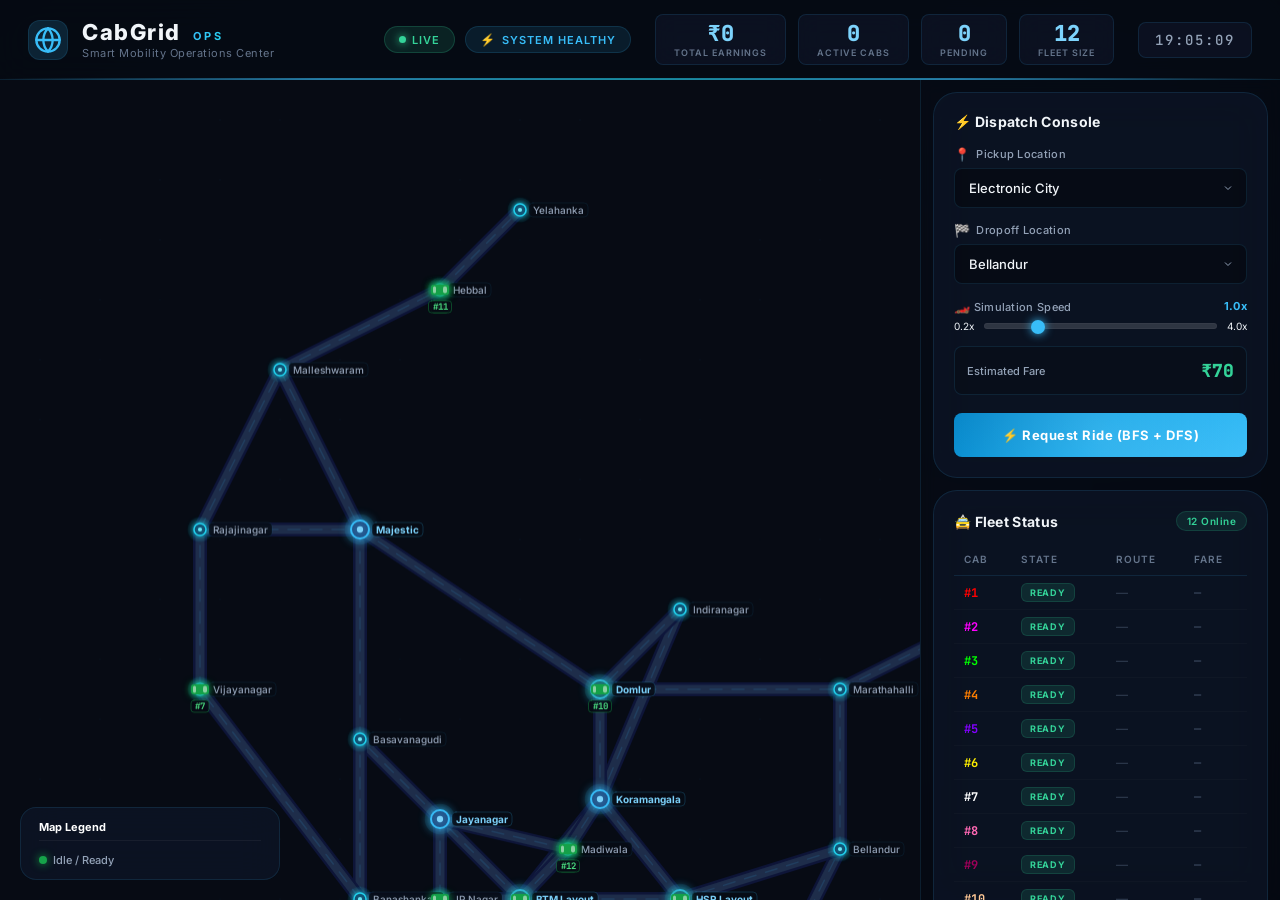
<file: index.html>
<!DOCTYPE html>
<html lang="en">
<head>
    <meta charset="UTF-8">
    <meta name="viewport" content="width=device-width, initial-scale=1.0">
    <title>CabGrid: AI-Powered Smart Mobility Operations Center</title>
    <meta name="description" content="Real-time cab dispatch optimizer using BFS/DFS graph algorithms for Bangalore's road network.">
    <link rel="stylesheet" href="style.css">
    <link href="https://fonts.googleapis.com/css2?family=Inter:wght@300;400;500;600;700;800;900&family=JetBrains+Mono:wght@400;500;600&display=swap" rel="stylesheet">
</head>
<body>
    <!-- Ambient background effects -->
    <div class="ambient-glow glow-1"></div>
    <div class="ambient-glow glow-2"></div>
    <div class="vignette"></div>

    <div class="dashboard">
        <!-- Premium Top Bar -->
        <header id="top-bar">
            <div class="brand">
                <div class="brand-icon">
                    <svg width="28" height="28" viewBox="0 0 24 24" fill="none" stroke="currentColor" stroke-width="2" stroke-linecap="round" stroke-linejoin="round">
                        <circle cx="12" cy="12" r="10"/>
                        <path d="M12 2a14.5 14.5 0 0 0 0 20 14.5 14.5 0 0 0 0-20"/>
                        <path d="M2 12h20"/>
                    </svg>
                </div>
                <div>
                    <h1>CabGrid <span class="brand-tag">OPS</span></h1>
                    <p class="brand-sub">Smart Mobility Operations Center</p>
                </div>
            </div>
            <div class="header-right">
                <div class="status-pills">
                    <div class="status-pill pill-live">
                        <span class="pulse-dot"></span>
                        LIVE
                    </div>
                    <div class="status-pill pill-health">
                        <span class="health-icon">⚡</span>
                        System Healthy
                    </div>
                </div>
                <div class="stats">
                    <div class="stat-box">
                        <span class="stat-value" id="total-collection">₹0</span>
                        <span class="stat-label">Total Earnings</span>
                    </div>
                    <div class="stat-box">
                        <span class="stat-value" id="active-cabs">0</span>
                        <span class="stat-label">Active Cabs</span>
                    </div>
                    <div class="stat-box">
                        <span class="stat-value" id="pending-rides">0</span>
                        <span class="stat-label">Pending</span>
                    </div>
                    <div class="stat-box">
                        <span class="stat-value" id="total-fleet">12</span>
                        <span class="stat-label">Fleet Size</span>
                    </div>
                </div>
                <div class="clock" id="live-clock">--:--:--</div>
            </div>
            <div class="header-glow-line"></div>
        </header>
        
        <main>
            <!-- Full-bleed Map -->
            <div class="map-container">
                <canvas id="cityMap"></canvas>
                <!-- Floating Legend overlay on map -->
                <div class="map-legend" id="map-legend">
                    <div class="legend-item" style="border-bottom: 1px solid rgba(255,255,255,0.05); padding-bottom: 6px; margin-bottom: 4px; font-weight: 700; color: #fff;">Map Legend</div>
                    <div class="legend-item"><span class="dot green" style="background:#16a34a; box-shadow:0 0 8px #16a34a"></span> Idle / Ready</div>
                </div>
            </div>
            
            <!-- Floating Sidebar -->
            <aside class="control-panel">
                <!-- Dispatch Panel -->
                <div class="glass-panel dispatch-panel">
                    <div class="panel-header">
                        <h3>⚡ Dispatch Console</h3>
                    </div>
                    <div class="form-group">
                        <label>
                            <span class="label-icon">📍</span> Pickup Location
                        </label>
                        <select id="pickup-node"></select>
                    </div>
                    <div class="form-group">
                        <label>
                            <span class="label-icon">🏁</span> Dropoff Location
                        </label>
                        <select id="dropoff-node"></select>
                    </div>
                    
                    <div class="form-group">
                        <label style="display: flex; justify-content: space-between; align-items: center;">
                            <span><span class="label-icon">🏎️</span> Simulation Speed</span>
                            <span id="speed-multiplier-val" style="color: var(--accent); font-weight: 700;">1.0x</span>
                        </label>
                        <div class="slider-wrapper" style="display: flex; align-items: center; gap: 10px; margin-top: 6px;">
                            <span style="font-size: 10px; color: var(--text-muted);">0.2x</span>
                            <input type="range" id="system-speed-slider" min="0.2" max="4.0" step="0.1" value="1.0" style="flex: 1; accent-color: var(--accent); cursor: pointer; background: rgba(255,255,255,0.08); border-radius: 4px; height: 6px; -webkit-appearance: none; outline: none;">
                            <span style="font-size: 10px; color: var(--text-muted);">4.0x</span>
                        </div>
                    </div>
                    
                    <div class="fare-container">
                        <div class="fare-label">Estimated Fare</div>
                        <div class="fare-details">
                            <span id="fare-val" class="fare-amount">₹0</span>
                            <span id="surge-badge" class="surge-badge" style="display:none;">⚡ 1.5x SURGE</span>
                        </div>
                    </div>

                    <button id="request-btn" class="cta-btn">
                        <span class="btn-glow"></span>
                        <span class="btn-text">⚡ Request Ride (BFS + DFS)</span>
                    </button>
                </div>
                
                <!-- Fleet Admin Panel -->
                <div class="glass-panel fleet-panel">
                    <div class="panel-header">
                        <h3>🚖 Fleet Status</h3>
                        <span class="fleet-count" id="fleet-online">12 Online</span>
                    </div>
                    <table class="cab-table">
                        <thead>
                            <tr>
                                <th>Cab</th>
                                <th>State</th>
                                <th>Route</th>
                                <th>Fare</th>
                            </tr>
                        </thead>
                        <tbody id="cab-list">
                        </tbody>
                    </table>
                </div>
                
                <!-- System Logs -->
                <div class="glass-panel log-panel">
                    <div class="panel-header">
                        <h3>🖥️ System Terminal</h3>
                        <span class="terminal-tag">LIVE</span>
                    </div>
                    <div id="system-log" class="terminal-log"></div>
                </div>
            </aside>
        </main>
    </div>
    
    <div id="toast-container"></div>

    <script src="app.js"></script>
</body>
</html>
</file>
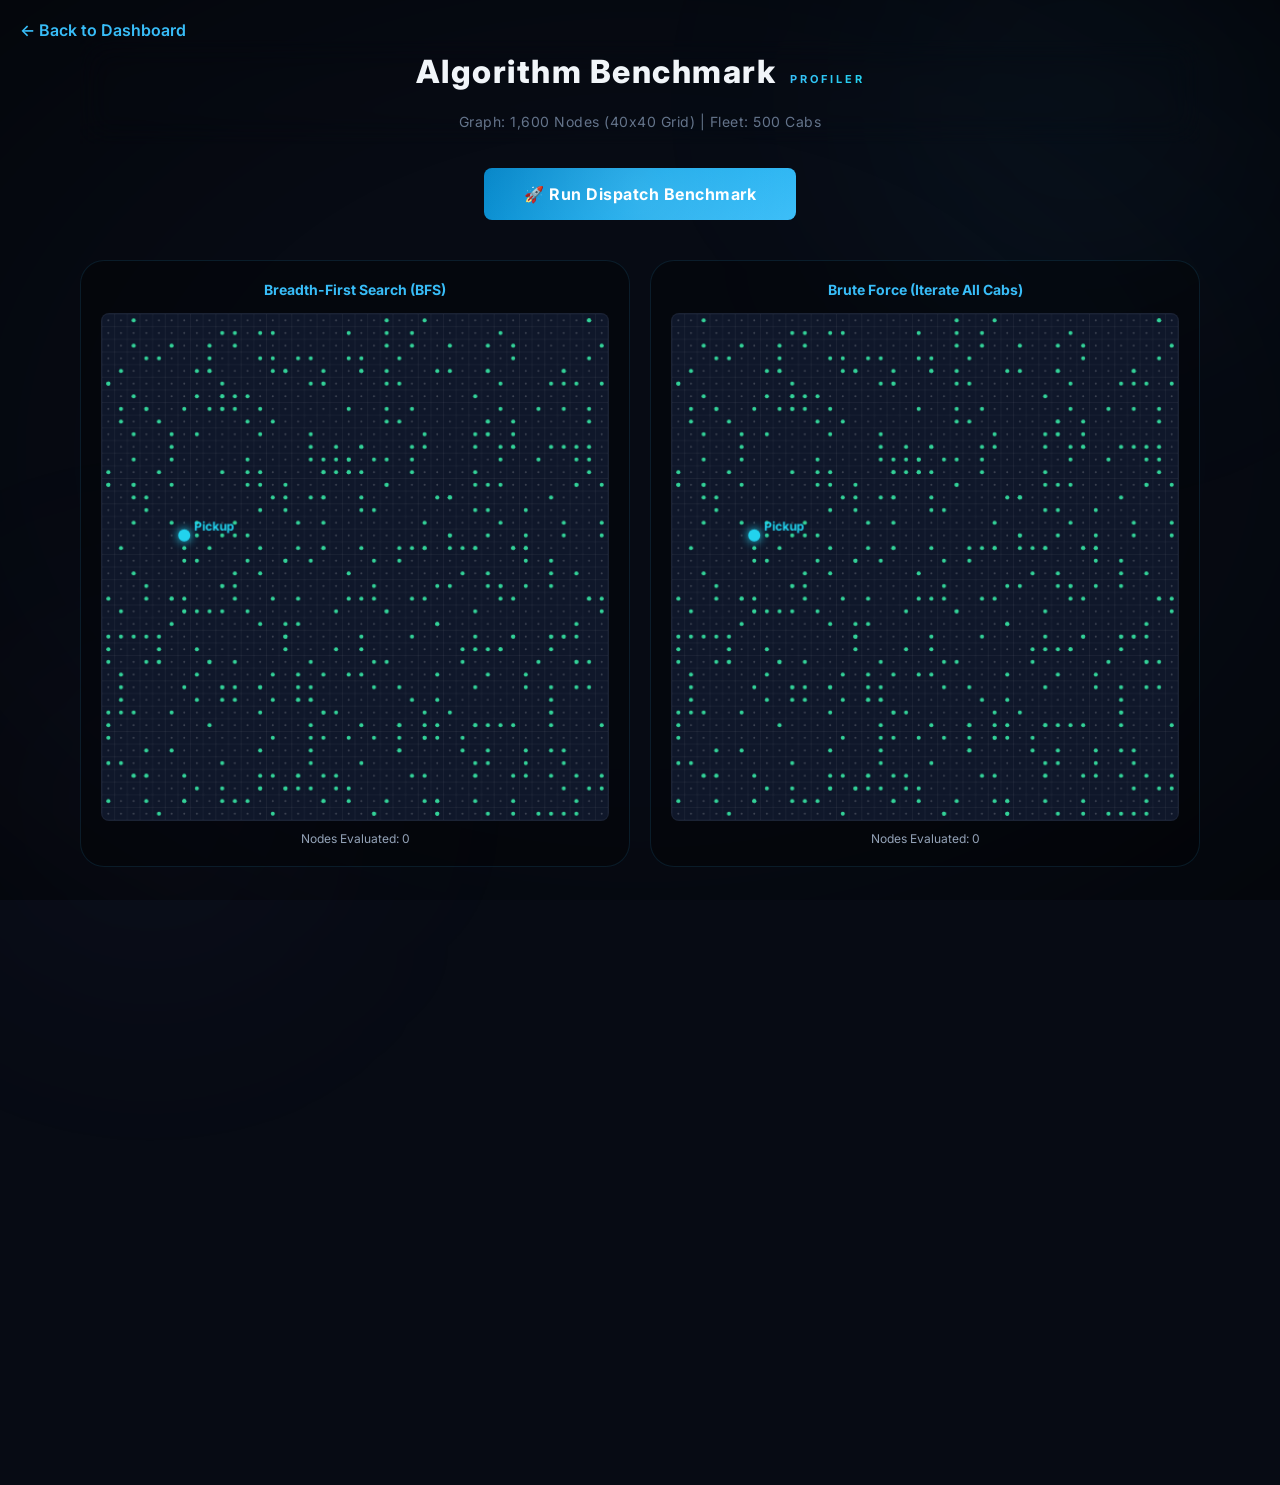
<file: benchmark.html>
<!DOCTYPE html>
<html lang="en">
<head>
    <meta charset="UTF-8">
    <meta name="viewport" content="width=device-width, initial-scale=1.0">
    <title>CabGrid: Algorithm Benchmark</title>
    <link rel="stylesheet" href="style.css">
    <link href="https://fonts.googleapis.com/css2?family=Inter:wght@300;400;500;600;700;800;900&family=JetBrains+Mono:wght@400;500;600&display=swap" rel="stylesheet">
    <style>
        .benchmark-container {
            display: flex;
            flex-direction: column;
            gap: 20px;
            padding: 40px;
            width: 100%;
            max-width: 1200px;
            margin: 0 auto;
            position: relative;
            z-index: 2;
        }

        .chart-container {
            display: flex;
            align-items: flex-end;
            justify-content: space-around;
            height: 300px;
            background: rgba(0,0,0,0.3);
            border: 1px solid var(--panel-border);
            border-radius: var(--radius-lg);
            padding: 40px;
            margin-bottom: 20px;
            position: relative;
        }

        .bar-group {
            display: flex;
            flex-direction: column;
            align-items: center;
            width: 30%;
            height: 100%;
            justify-content: flex-end;
        }

        .bar {
            width: 80px;
            border-radius: 8px 8px 0 0;
            transition: height 0.5s ease-out;
            display: flex;
            justify-content: center;
            align-items: flex-start;
            padding-top: 10px;
            font-family: 'JetBrains Mono', monospace;
            font-weight: 800;
            color: #fff;
            box-shadow: 0 0 20px rgba(0,0,0,0.5) inset;
        }

        .bar-bfs {
            background: linear-gradient(to top, #047857, #10b981);
            height: 5px; /* Default */
            box-shadow: 0 0 20px rgba(239, 68, 68, 0.4);
        }

        .bar-brute {
            background: linear-gradient(to top, #b91c1c, #ef4444);
            height: 5px; /* Default */
            box-shadow: 0 0 20px rgba(239, 68, 68, 0.4);
        }

        .bar-label {
            margin-top: 15px;
            font-size: 16px;
            font-weight: 700;
            color: var(--text-primary);
            text-align: center;
        }
        
        .bar-subtext {
            font-size: 12px;
            color: var(--text-secondary);
            margin-top: 5px;
        }

        .visualizer {
            display: flex;
            gap: 20px;
            margin-bottom: 20px;
        }

        .viz-box {
            flex: 1;
            background: rgba(0,0,0,0.3);
            border: 1px solid var(--panel-border);
            border-radius: var(--radius-lg);
            padding: 20px;
            display: flex;
            flex-direction: column;
            align-items: center;
        }

        .viz-box h3 {
            font-size: 14px;
            margin-bottom: 15px;
            color: var(--accent);
        }

        .viz-box canvas {
            width: 100%;
            aspect-ratio: 1;
            background: #0f172a;
            border-radius: 8px;
            border: 1px solid rgba(255,255,255,0.05);
        }

        .controls {
            display: flex;
            gap: 20px;
            align-items: center;
            justify-content: center;
            margin-bottom: 20px;
        }

        .controls .cta-btn {
            width: auto;
            padding: 16px 40px;
            font-size: 16px;
        }

        .log-panel {
            height: 250px;
        }
        
        .nav-link {
            position: absolute;
            top: 20px;
            left: 20px;
            color: var(--accent);
            text-decoration: none;
            font-weight: 600;
            display: flex;
            align-items: center;
            gap: 8px;
            z-index: 10;
        }
        
        .nav-link:hover {
            color: var(--accent-bright);
        }
    </style>
</head>
<body class="scrollable">
    <div class="ambient-glow glow-1"></div>
    <div class="ambient-glow glow-2"></div>
    <div class="vignette"></div>

    <a href="index.html" class="nav-link">← Back to Dashboard</a>

    <div class="benchmark-container">
        <header id="top-bar" style="background:transparent; border:none; justify-content:center;">
            <div class="brand" style="flex-direction:column; align-items:center;">
                <h1 style="font-size: 32px;">Algorithm Benchmark <span class="brand-tag">PROFILER</span></h1>
                <p class="brand-sub" style="font-size: 14px; margin-top: 10px;">Graph: 1,600 Nodes (40x40 Grid) | Fleet: 500 Cabs</p>
            </div>
        </header>

        <div class="controls">
            <button id="run-benchmark-btn" class="cta-btn">
                <span class="btn-glow"></span>
                <span class="btn-text">🚀 Run Dispatch Benchmark</span>
            </button>
        </div>

        <div class="visualizer">
            <div class="viz-box">
                <h3>Breadth-First Search (BFS)</h3>
                <canvas id="canvas-bfs" width="500" height="500"></canvas>
                <p id="stats-bfs" style="font-size:12px; color:#94a3b8; margin-top:10px;">Nodes Evaluated: 0</p>
            </div>
            <div class="viz-box">
                <h3>Brute Force (Iterate All Cabs)</h3>
                <canvas id="canvas-brute" width="500" height="500"></canvas>
                <p id="stats-brute" style="font-size:12px; color:#94a3b8; margin-top:10px;">Nodes Evaluated: 0</p>
            </div>
        </div>

        <div class="glass-panel">
            <div class="chart-container">
                <div class="bar-group">
                    <div id="bar-bfs" class="bar bar-bfs">0ms</div>
                    <div class="bar-label">Breadth-First Search</div>
                    <div class="bar-subtext">O(V + E) — Stops at first match</div>
                </div>
                
                <div class="bar-group">
                    <div id="bar-brute" class="bar bar-brute">0ms</div>
                    <div class="bar-label">Brute Force</div>
                    <div class="bar-subtext">O(C × (V + E)) — Checks all 500 cabs</div>
                </div>
            </div>
        </div>

        <div class="glass-panel log-panel">
            <div class="panel-header">
                <h3>🖥️ Profiler Output</h3>
                <span class="terminal-tag">BENCHMARK</span>
            </div>
            <div id="system-log" class="terminal-log"></div>
        </div>
    </div>

    <script src="benchmark.js"></script>
</body>
</html>
</file>
<file: style.css>
/* ===== DESIGN TOKENS ===== */
:root {
    --bg-deep: #070b14;
    --bg-navy: #0c1220;
    --bg-surface: #111827;
    --panel-bg: rgba(15, 23, 42, 0.6);
    --panel-border: rgba(56, 189, 248, 0.12);
    --panel-border-hover: rgba(56, 189, 248, 0.3);
    --glass-bg: rgba(15, 23, 42, 0.65);
    --glass-blur: 20px;
    
    --accent: #38bdf8;
    --accent-dim: rgba(56, 189, 248, 0.15);
    --accent-glow: rgba(56, 189, 248, 0.4);
    --accent-bright: #7dd3fc;
    
    --cyan: #22d3ee;
    --green: #34d399;
    --amber: #fbbf24;
    --red: #f87171;
    --purple: #a78bfa;
    
    --text-primary: #f1f5f9;
    --text-secondary: #94a3b8;
    --text-dim: #64748b;
    
    --radius-sm: 8px;
    --radius-md: 16px;
    --radius-lg: 24px;
    --radius-xl: 28px;
    
    --shadow-glow: 0 0 40px rgba(56, 189, 248, 0.08);
    --shadow-deep: 0 20px 60px rgba(0, 0, 0, 0.5);
}

/* ===== RESET & BASE ===== */
* {
    margin: 0;
    padding: 0;
    box-sizing: border-box;
}

html, body {
    font-family: 'Inter', -apple-system, BlinkMacSystemFont, sans-serif;
    background: var(--bg-deep);
    color: var(--text-primary);
    height: 100vh;
    overflow: hidden;
}

body.scrollable {
    overflow-y: auto;
}

/* ===== AMBIENT BACKGROUND EFFECTS ===== */
.ambient-glow {
    position: fixed;
    border-radius: 50%;
    filter: blur(120px);
    pointer-events: none;
    z-index: 0;
}

.glow-1 {
    width: 600px;
    height: 600px;
    background: radial-gradient(circle, rgba(56, 189, 248, 0.08), transparent 70%);
    top: -200px;
    right: -100px;
    animation: ambientFloat 12s ease-in-out infinite alternate;
}

.glow-2 {
    width: 500px;
    height: 500px;
    background: radial-gradient(circle, rgba(167, 139, 250, 0.06), transparent 70%);
    bottom: -150px;
    left: -100px;
    animation: ambientFloat 15s ease-in-out infinite alternate-reverse;
}

@keyframes ambientFloat {
    0% { transform: translate(0, 0) scale(1); }
    100% { transform: translate(30px, -20px) scale(1.1); }
}

.vignette {
    position: fixed;
    inset: 0;
    background: radial-gradient(ellipse at center, transparent 50%, rgba(0, 0, 0, 0.4) 100%);
    pointer-events: none;
    z-index: 1;
}

/* ===== DASHBOARD LAYOUT ===== */
.dashboard {
    position: relative;
    z-index: 2;
    width: 100vw;
    height: 100vh;
    display: flex;
    flex-direction: column;
}

/* ===== HEADER / TOP BAR ===== */
header {
    display: flex;
    justify-content: space-between;
    align-items: center;
    padding: 14px 28px;
    background: rgba(7, 11, 20, 0.85);
    backdrop-filter: blur(16px);
    -webkit-backdrop-filter: blur(16px);
    border-bottom: 1px solid var(--panel-border);
    position: relative;
    z-index: 10;
}

.header-glow-line {
    position: absolute;
    bottom: -1px;
    left: 0;
    right: 0;
    height: 2px;
    background: linear-gradient(90deg, transparent, var(--accent), var(--cyan), var(--accent), transparent);
    opacity: 0.6;
    animation: glowPulse 3s ease-in-out infinite;
}

@keyframes glowPulse {
    0%, 100% { opacity: 0.4; }
    50% { opacity: 0.8; }
}

.brand {
    display: flex;
    align-items: center;
    gap: 14px;
}

.brand-icon {
    width: 40px;
    height: 40px;
    display: flex;
    align-items: center;
    justify-content: center;
    background: var(--accent-dim);
    border-radius: 12px;
    color: var(--accent);
    border: 1px solid var(--panel-border);
}

h1 {
    font-size: 22px;
    font-weight: 800;
    letter-spacing: 1.5px;
    line-height: 1.1;
    color: var(--text-primary);
}

.brand-tag {
    font-size: 11px;
    font-weight: 700;
    background: linear-gradient(135deg, var(--accent), var(--cyan));
    -webkit-background-clip: text;
    -webkit-text-fill-color: transparent;
    background-clip: text;
    margin-left: 6px;
    letter-spacing: 3px;
}

.brand-sub {
    font-size: 11px;
    color: var(--text-dim);
    font-weight: 400;
    letter-spacing: 0.5px;
    margin-top: 2px;
}

.header-right {
    display: flex;
    align-items: center;
    gap: 24px;
}

.status-pills {
    display: flex;
    gap: 10px;
}

.status-pill {
    display: flex;
    align-items: center;
    gap: 6px;
    padding: 5px 14px;
    border-radius: 20px;
    font-size: 11px;
    font-weight: 600;
    letter-spacing: 1px;
    text-transform: uppercase;
}

.pill-live {
    background: rgba(52, 211, 153, 0.12);
    color: var(--green);
    border: 1px solid rgba(52, 211, 153, 0.2);
}

.pulse-dot {
    width: 7px;
    height: 7px;
    background: var(--green);
    border-radius: 50%;
    animation: pulse 2s ease-in-out infinite;
    box-shadow: 0 0 8px var(--green);
}

@keyframes pulse {
    0%, 100% { opacity: 1; transform: scale(1); }
    50% { opacity: 0.5; transform: scale(0.8); }
}

.pill-health {
    background: rgba(56, 189, 248, 0.1);
    color: var(--accent);
    border: 1px solid rgba(56, 189, 248, 0.15);
}

.health-icon {
    font-size: 12px;
}

.stats {
    display: flex;
    gap: 12px;
}

.stat-box {
    display: flex;
    flex-direction: column;
    align-items: center;
    padding: 6px 18px;
    background: var(--panel-bg);
    backdrop-filter: blur(12px);
    border-radius: var(--radius-sm);
    border: 1px solid var(--panel-border);
    min-width: 70px;
}

.stat-value {
    font-size: 22px;
    font-weight: 800;
    color: var(--accent-bright);
    line-height: 1.2;
    font-family: 'JetBrains Mono', monospace;
}

.stat-label {
    font-size: 9px;
    color: var(--text-dim);
    text-transform: uppercase;
    letter-spacing: 1px;
    font-weight: 600;
}

.clock {
    font-family: 'JetBrains Mono', monospace;
    font-size: 14px;
    color: var(--text-secondary);
    background: var(--panel-bg);
    padding: 8px 16px;
    border-radius: var(--radius-sm);
    border: 1px solid var(--panel-border);
    letter-spacing: 2px;
    font-weight: 500;
}

/* ===== MAIN LAYOUT ===== */
main {
    display: flex;
    flex: 1;
    overflow: hidden;
    gap: 0;
}

/* ===== MAP CONTAINER ===== */
.map-container {
    flex: 1;
    position: relative;
    overflow: hidden;
    background: var(--bg-deep);
}

canvas {
    width: 100%;
    height: 100%;
    display: block;
    cursor: grab;
}
canvas:active {
    cursor: grabbing;
}

.map-legend {
    position: absolute;
    bottom: 20px;
    left: 20px;
    display: flex;
    flex-direction: column;
    gap: 8px;
    padding: 12px 18px;
    background: var(--glass-bg);
    backdrop-filter: blur(var(--glass-blur));
    -webkit-backdrop-filter: blur(var(--glass-blur));
    border-radius: var(--radius-md);
    border: 1px solid var(--panel-border);
    z-index: 5;
    max-height: 250px;
    width: 260px;
    overflow-y: auto;
}

.map-legend::-webkit-scrollbar {
    width: 3px;
}
.map-legend::-webkit-scrollbar-thumb {
    background: var(--accent-dim);
    border-radius: 3px;
}

.legend-item {
    display: flex;
    align-items: center;
    gap: 6px;
    font-size: 11px;
    color: var(--text-secondary);
    font-weight: 500;
}

.dot {
    width: 8px;
    height: 8px;
    border-radius: 50%;
}
.dot.green { background: var(--green); box-shadow: 0 0 10px var(--green); }
.dot.yellow { background: var(--amber); box-shadow: 0 0 10px var(--amber); }
.dot.red { background: var(--red); box-shadow: 0 0 10px var(--red); }

/* ===== CONTROL PANEL (Sidebar) ===== */
.control-panel {
    width: 360px;
    display: flex;
    flex-direction: column;
    gap: 12px;
    padding: 12px;
    background: rgba(7, 11, 20, 0.7);
    backdrop-filter: blur(8px);
    border-left: 1px solid var(--panel-border);
    overflow-y: auto;
}

/* Scrollbar styling */
.control-panel::-webkit-scrollbar {
    width: 4px;
}
.control-panel::-webkit-scrollbar-thumb {
    background: var(--accent-dim);
    border-radius: 4px;
}

/* ===== GLASS PANEL ===== */
.glass-panel {
    background: var(--glass-bg);
    backdrop-filter: blur(var(--glass-blur));
    -webkit-backdrop-filter: blur(var(--glass-blur));
    border: 1px solid var(--panel-border);
    border-radius: var(--radius-lg);
    padding: 20px;
    transition: border-color 0.3s ease, box-shadow 0.3s ease;
}

.glass-panel:hover {
    border-color: var(--panel-border-hover);
    box-shadow: var(--shadow-glow);
}

.panel-header {
    display: flex;
    justify-content: space-between;
    align-items: center;
    margin-bottom: 16px;
}

.panel-header h3 {
    font-size: 14px;
    font-weight: 700;
    color: var(--text-primary);
    letter-spacing: 0.3px;
}

.fleet-count {
    font-size: 10px;
    font-weight: 600;
    color: var(--green);
    background: rgba(52, 211, 153, 0.1);
    padding: 3px 10px;
    border-radius: 12px;
    border: 1px solid rgba(52, 211, 153, 0.15);
    letter-spacing: 0.5px;
}

.terminal-tag {
    font-size: 9px;
    font-weight: 700;
    color: var(--red);
    background: rgba(248, 113, 113, 0.1);
    padding: 3px 10px;
    border-radius: 12px;
    border: 1px solid rgba(248, 113, 113, 0.15);
    letter-spacing: 1.5px;
    animation: pulse 2s ease-in-out infinite;
}

/* ===== FORM ELEMENTS ===== */
.form-group {
    margin-bottom: 14px;
}

label {
    display: flex;
    align-items: center;
    gap: 6px;
    font-size: 11px;
    color: var(--text-secondary);
    margin-bottom: 6px;
    font-weight: 500;
    letter-spacing: 0.3px;
}

.label-icon {
    font-size: 13px;
}

select {
    width: 100%;
    padding: 11px 14px;
    background: rgba(0, 0, 0, 0.35);
    border: 1px solid var(--panel-border);
    border-radius: var(--radius-sm);
    color: var(--text-primary);
    font-family: 'Inter', sans-serif;
    font-size: 13px;
    font-weight: 500;
    outline: none;
    cursor: pointer;
    transition: border-color 0.3s ease, box-shadow 0.3s ease;
    appearance: none;
    -webkit-appearance: none;
    background-image: url("data:image/svg+xml,%3Csvg xmlns='http://www.w3.org/2000/svg' width='12' height='12' viewBox='0 0 24 24' fill='none' stroke='%2394a3b8' stroke-width='2'%3E%3Cpath d='M6 9l6 6 6-6'/%3E%3C/svg%3E");
    background-repeat: no-repeat;
    background-position: right 12px center;
}

select option {
    background: #1e293b;
    color: #f1f5f9;
    padding: 8px;
}

select:focus {
    border-color: var(--accent);
    box-shadow: 0 0 0 3px var(--accent-dim);
}

select:hover {
    border-color: rgba(56, 189, 248, 0.25);
}

.fare-container {
    background: rgba(0, 0, 0, 0.2);
    border: 1px solid var(--panel-border);
    border-radius: var(--radius-sm);
    padding: 12px;
    margin-bottom: 14px;
    display: flex;
    justify-content: space-between;
    align-items: center;
}

.fare-label {
    font-size: 11px;
    color: var(--text-secondary);
    font-weight: 500;
}

.fare-amount {
    font-size: 18px;
    font-weight: 800;
    color: var(--green);
    font-family: 'JetBrains Mono', monospace;
}

.surge-badge {
    background: rgba(248, 113, 113, 0.15);
    color: var(--red);
    border: 1px solid rgba(248, 113, 113, 0.3);
    padding: 2px 6px;
    border-radius: 4px;
    font-size: 9px;
    font-weight: 800;
    margin-left: 8px;
    vertical-align: middle;
    animation: pulse 2s infinite;
}

/* ===== CTA BUTTON ===== */
.cta-btn {
    position: relative;
    width: 100%;
    padding: 14px;
    background: linear-gradient(135deg, #0284c7, #0ea5e9, #38bdf8);
    color: #fff;
    border: none;
    border-radius: var(--radius-sm);
    font-family: 'Inter', sans-serif;
    font-size: 13px;
    font-weight: 700;
    cursor: pointer;
    overflow: hidden;
    transition: transform 0.2s ease, box-shadow 0.3s ease;
    margin-top: 4px;
    letter-spacing: 0.5px;
}

.cta-btn:hover {
    transform: translateY(-1px);
    box-shadow: 0 8px 30px rgba(56, 189, 248, 0.3), 0 0 60px rgba(56, 189, 248, 0.1);
}

.cta-btn:active {
    transform: translateY(0);
}

.btn-glow {
    position: absolute;
    top: -50%;
    left: -50%;
    width: 200%;
    height: 200%;
    background: radial-gradient(circle, rgba(255,255,255,0.15), transparent 60%);
    animation: btnShimmer 3s ease-in-out infinite;
    pointer-events: none;
}

@keyframes btnShimmer {
    0% { transform: translate(-30%, -30%); }
    50% { transform: translate(10%, 10%); }
    100% { transform: translate(-30%, -30%); }
}

.btn-text {
    position: relative;
    z-index: 1;
}

/* ===== FLEET TABLE ===== */
.cab-table {
    width: 100%;
    border-collapse: collapse;
    font-size: 12px;
}

.cab-table th {
    text-align: left;
    padding: 6px 10px 10px 10px;
    border-bottom: 1px solid var(--panel-border);
    color: var(--text-dim);
    font-weight: 600;
    font-size: 10px;
    text-transform: uppercase;
    letter-spacing: 1px;
}

.cab-table td {
    padding: 7px 10px;
    border-bottom: 1px solid rgba(255,255,255,0.02);
    font-size: 12px;
}

.cab-table tr {
    transition: background 0.2s ease;
}

.cab-table tr:hover {
    background: rgba(56, 189, 248, 0.04);
}

.badge {
    display: inline-block;
    padding: 3px 8px;
    border-radius: 6px;
    font-size: 9px;
    font-weight: 700;
    text-transform: uppercase;
    letter-spacing: 0.8px;
}

.badge.idle {
    background: rgba(52, 211, 153, 0.12);
    color: var(--green);
    border: 1px solid rgba(52, 211, 153, 0.15);
}
.badge.manual {
    background: rgba(248, 113, 113, 0.12);
    color: var(--red);
    border: 1px solid rgba(248, 113, 113, 0.15);
}
.badge.simulated {
    background: rgba(56, 189, 248, 0.12);
    color: var(--accent);
    border: 1px solid rgba(56, 189, 248, 0.15);
}

.route-cell {
    color: var(--text-dim);
    font-size: 11px;
}

/* ===== TERMINAL LOG ===== */
.log-panel {
    flex: 1;
    display: flex;
    flex-direction: column;
    overflow: hidden;
    min-height: 150px;
}

.terminal-log {
    flex: 1;
    background: rgba(0, 0, 0, 0.4);
    border: 1px solid rgba(255, 255, 255, 0.04);
    border-radius: var(--radius-sm);
    padding: 12px;
    font-family: 'JetBrains Mono', monospace;
    font-size: 11px;
    line-height: 1.6;
    overflow-y: auto;
    color: var(--text-secondary);
}

.terminal-log::-webkit-scrollbar {
    width: 3px;
}
.terminal-log::-webkit-scrollbar-thumb {
    background: rgba(56, 189, 248, 0.2);
    border-radius: 3px;
}

.log-entry {
    margin-bottom: 4px;
    padding-bottom: 4px;
    border-bottom: 1px solid rgba(255,255,255,0.02);
    animation: logSlideIn 0.3s ease-out;
}

@keyframes logSlideIn {
    from { opacity: 0; transform: translateY(-6px); }
    to { opacity: 1; transform: translateY(0); }
}

.log-sys { color: var(--accent); }
.log-wait { color: var(--amber); }
.log-run { color: var(--red); }
.log-done { color: var(--green); }

/* ===== COMPLETED RIDE TOAST POPUPS ===== */
#toast-container {
    position: fixed;
    bottom: 24px;
    left: 24px;
    z-index: 10000;
    display: flex;
    flex-direction: column-reverse;
    gap: 12px;
    pointer-events: none;
}

.ride-toast {
    pointer-events: auto;
    width: 320px;
    background: rgba(8, 12, 24, 0.85);
    backdrop-filter: blur(14px);
    border: 1px solid rgba(255, 255, 255, 0.08);
    border-radius: var(--radius-md);
    box-shadow: 0 12px 40px rgba(0, 0, 0, 0.6), 0 0 20px rgba(0, 0, 0, 0.4);
    padding: 16px;
    display: flex;
    flex-direction: column;
    gap: 10px;
    transform: translateX(-40px);
    opacity: 0;
    animation: toastSlideIn 0.4s cubic-bezier(0.16, 1, 0.3, 1) forwards;
    transition: all 0.3s ease;
    overflow: hidden;
    position: relative;
}

@keyframes toastSlideIn {
    to {
        transform: translateX(0);
        opacity: 1;
    }
}

.ride-toast.fade-out {
    transform: translateX(-40px);
    opacity: 0;
}

.toast-header {
    display: flex;
    justify-content: space-between;
    align-items: center;
    border-bottom: 1px solid rgba(255, 255, 255, 0.06);
    padding-bottom: 8px;
}

.toast-title {
    font-weight: 800;
    font-size: 11px;
    letter-spacing: 0.1em;
    text-transform: uppercase;
}

.toast-close {
    background: none;
    border: none;
    color: var(--text-muted);
    font-size: 16px;
    cursor: pointer;
    padding: 0;
    line-height: 1;
    transition: color 0.2s;
}

.toast-close:hover {
    color: var(--text-primary);
}

.toast-body {
    display: flex;
    flex-direction: column;
    gap: 8px;
    font-size: 12px;
}

.toast-row {
    display: flex;
    justify-content: space-between;
    align-items: center;
}

.toast-row .label {
    color: var(--text-muted);
    font-size: 11px;
    font-weight: 500;
}

.toast-row .value {
    color: var(--text-primary);
    font-weight: 600;
}

.toast-path {
    background: rgba(0, 0, 0, 0.3);
    border: 1px solid rgba(255, 255, 255, 0.03);
    border-radius: var(--radius-sm);
    padding: 6px 10px;
    font-family: 'JetBrains Mono', monospace;
    font-size: 10px;
    color: var(--text-secondary);
    line-height: 1.4;
    word-break: break-all;
    margin-top: 4px;
}

.toast-progress {
    position: absolute;
    bottom: 0;
    left: 0;
    height: 3px;
    background: currentColor;
    width: 100%;
    transform-origin: left;
    animation: toastProgressShrink 5s linear forwards;
}

@keyframes toastProgressShrink {
    to { transform: scaleX(0); }
}

/* ===== SPEED SLIDER STYLING ===== */
input[type="range"]::-webkit-slider-runnable-track {
    background: rgba(255, 255, 255, 0.08);
    height: 6px;
    border-radius: 3px;
    border: 1px solid rgba(255, 255, 255, 0.03);
}

input[type="range"]::-webkit-slider-thumb {
    -webkit-appearance: none;
    background: var(--accent);
    box-shadow: 0 0 10px var(--accent);
    width: 14px;
    height: 14px;
    border-radius: 50%;
    margin-top: -4px;
    cursor: pointer;
    transition: transform 0.1s ease, box-shadow 0.1s ease;
}

input[type="range"]::-webkit-slider-thumb:hover {
    transform: scale(1.25);
    box-shadow: 0 0 15px var(--accent);
}
</file>
